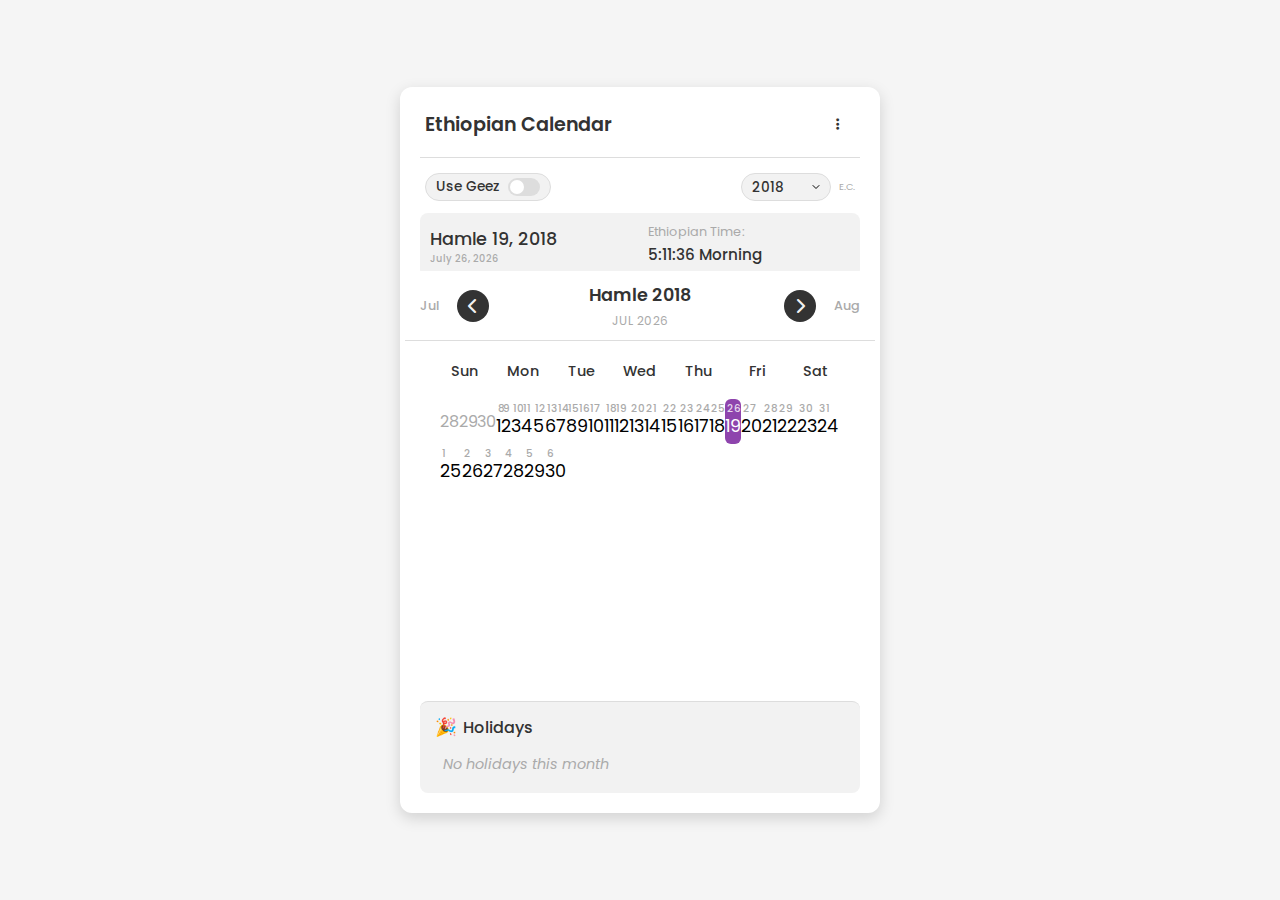
<file: index.html>
<!DOCTYPE html>
<html lang="en">

<head>
  <meta charset="UTF-8">
  <meta name="viewport" content="width=device-width, initial-scale=1.0">
  <title>Ethiopian Calendar</title>
  <link rel="stylesheet" href="style.css">
  <!-- Font Awesome CDN for icons -->
  <link rel="stylesheet" href="https://cdnjs.cloudflare.com/ajax/libs/font-awesome/6.2.0/css/all.min.css">
</head>

<body>
  <div class="wrapper">
    <!-- Fixed Header -->
    <div class="app-header">
      <h2>Ethiopian Calendar</h2>
      <div class="menu-container">
        <button class="menu-btn" id="menuBtn">
          <i class="fas fa-ellipsis-v"></i>
        </button>
        <div class="menu-dropdown hidden" id="menuDropdown">
          <a href="#" class="menu-item active" data-tab="calendar">
            <i class="fas fa-calendar-alt"></i>
            Calendar
          </a>
          <a href="#" class="menu-item" data-tab="converter">
            <i class="fas fa-exchange-alt"></i>
            Convert Date
          </a>
        </div>
      </div>
    </div>

    <!-- Scrollable Content Container -->
    <div class="content-container">
      <!-- Calendar View -->
      <div class="view active" id="calendar-view">
        <!-- Ethiopian Time Display -->
        <div class="controls-container">
          <div class="language-toggle">
            <label>Use Geez</label>
            <input type="checkbox" id="useGeez">
          </div>
          <div class="year-selector">
            <select id="yearSelect"></select>
          </div>
        </div>

        <div class="ethiopian-time">
          <span id="current-ethiopian-date"></span>
          <div class="time-container">
            <span id="time-label">Ethiopian Time</span>
            <span id="ethiopian-time-display"></span>
            <span id="time-period"></span>
          </div>
        </div>


        <header>
          <div class="month-navigation">
            <div class="prev-month">
              <span class="gregorian-label"></span>
              <span id="prev" class="nav-icon">
                <i class="fas fa-chevron-left"></i>
              </span>
            </div>
            <div class="current-month">
              <div class="ethiopian-month"></div>
              <div class="gregorian-month"></div>
            </div>
            <div class="next-month">
              <span id="next" class="nav-icon">
                <i class="fas fa-chevron-right"></i>
              </span>
              <span class="gregorian-label"></span>
            </div>
          </div>
        </header>

        <div class="calendar">
          <ul class="weeks">
            <li>Sun</li>
            <li>Mon</li>
            <li>Tue</li>
            <li>Wed</li>
            <li>Thu</li>
            <li>Fri</li>
            <li>Sat</li>
          </ul>
          <ul class="days"></ul>
        </div>

        <!-- Holidays Section with Gregorian Dates -->
        <div class="holidays-section">
          <h3>Holidays</h3>
          <ul class="holidays-list"></ul>
        </div>
      </div>

      <!-- Converter View -->
      <div class="view" id="converter-view">
        <div class="converter-container">
          <h3>Date Converter</h3>
          <div class="conversion-toggle">
            <button class="toggle-btn active" data-convert="toEthiopian">
              <i class="fas fa-arrow-right"></i>
              To Ethiopian
            </button>
            <button class="toggle-btn" data-convert="toGregorian">
              <i class="fas fa-arrow-left"></i>
              To Gregorian
            </button>
          </div>

          <!-- Input Section -->
          <div class="converter-section">
            <div class="section-header">
              <span class="section-number">1</span>
              <h4 id="fromLabel">Gregorian Date:</h4>
            </div>
            <div class="date-input-group">
              <input type="date" id="gregorianDateInput">
              <i class="fas fa-calendar-alt input-icon"></i>
            </div>
          </div>

          <!-- Result Section -->
          <div class="converter-section">
            <div class="section-header">
              <span class="section-number">2</span>
              <h4 id="resultLabel">Ethiopian Date:</h4>
            </div>
            <div class="result-display" id="conversionResult">
              Select a date to convert
            </div>
          </div>
        </div>
      </div>
    </div>
  </div>

  <script type="module" src="script.js"></script>
</body>

</html>
</file>
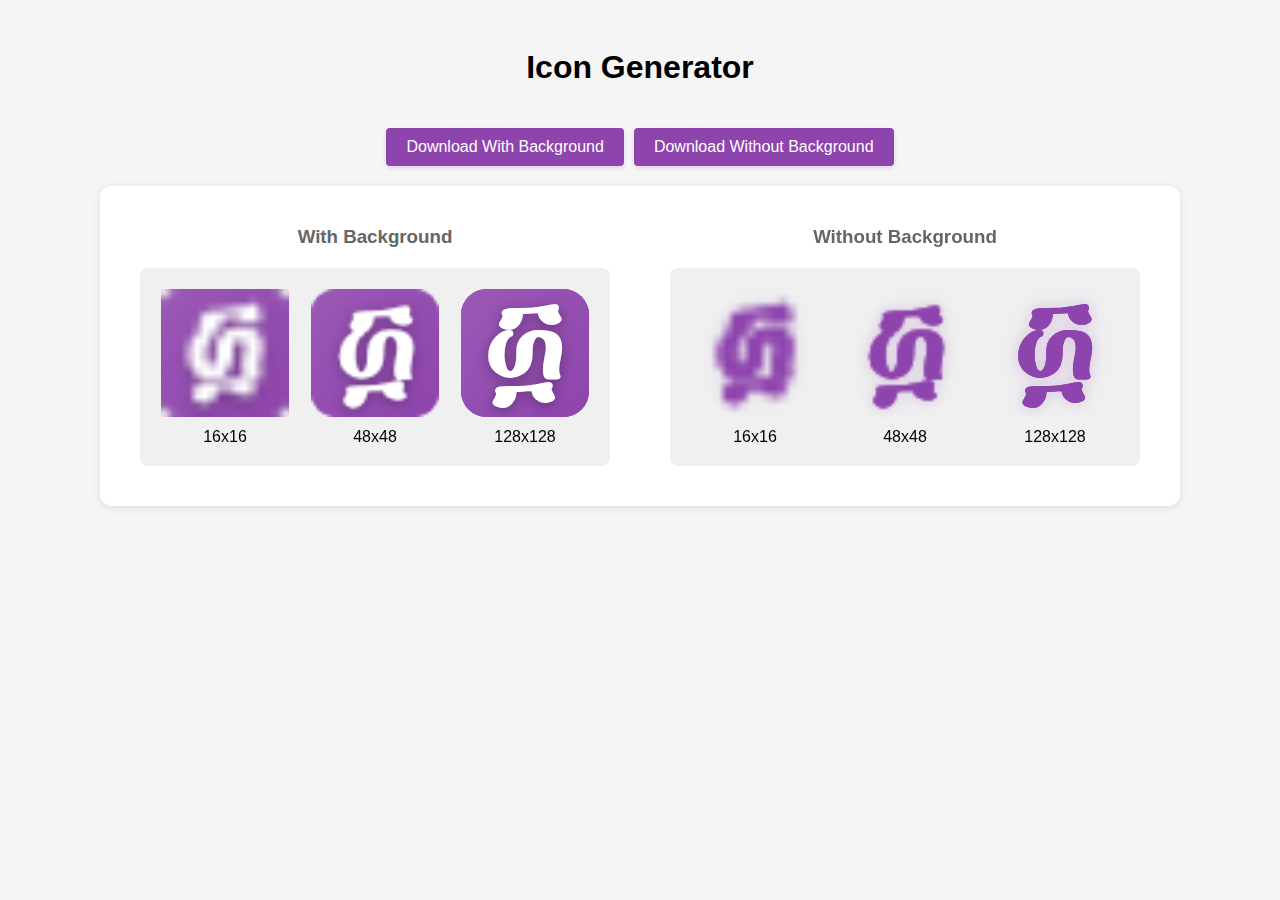
<file: generate-icon.html>
<!DOCTYPE html>
<html>
<head>
    <title>Generate Icons</title>
    <link href="https://fonts.googleapis.com/css2?family=Noto+Sans+Ethiopic:wght@600&display=swap" rel="stylesheet">
    <style>
        body {
            display: flex;
            flex-direction: column;
            align-items: center;
            gap: 20px;
            padding: 20px;
            font-family: sans-serif;
            background: #f5f5f5;
        }
        .preview {
            display: flex;
            gap: 20px;
            padding: 20px;
            background: white;
            border-radius: 12px;
            box-shadow: 0 2px 8px rgba(0,0,0,0.1);
        }
        .style-group {
            display: flex;
            flex-direction: column;
            align-items: center;
            gap: 20px;
            padding: 20px;
        }
        .style-group h3 {
            margin: 0;
            color: #666;
        }
        .icon-container {
            display: flex;
            flex-direction: column;
            align-items: center;
            gap: 10px;
        }
        .controls {
            display: flex;
            gap: 10px;
        }
        button {
            padding: 10px 20px;
            background: #8e44ad;
            color: white;
            border: none;
            border-radius: 4px;
            cursor: pointer;
            font-size: 16px;
            transition: all 0.3s ease;
            box-shadow: 0 2px 4px rgba(142, 68, 173, 0.2);
        }
        button:hover {
            background: #73368a;
            transform: translateY(-1px);
            box-shadow: 0 4px 8px rgba(142, 68, 173, 0.3);
        }
        .preview-bg {
            background: #f0f0f0;
            padding: 20px;
            border-radius: 8px;
        }
    </style>
</head>
<body>
    <h1>Icon Generator</h1>
    <div class="controls">
        <button onclick="downloadStyle('with-bg')">Download With Background</button>
        <button onclick="downloadStyle('no-bg')">Download Without Background</button>
    </div>
    <div class="preview">
        <div class="style-group">
            <h3>With Background</h3>
            <div class="preview-bg" id="with-bg"></div>
        </div>
        <div class="style-group">
            <h3>Without Background</h3>
            <div class="preview-bg" id="no-bg"></div>
        </div>
    </div>

    <script>
        const sizes = [16, 48, 128];

        // Create canvases for each style and size
        ['with-bg', 'no-bg'].forEach(style => {
            const container = document.getElementById(style);
            const previewDiv = document.createElement('div');
            previewDiv.style.display = 'flex';
            previewDiv.style.gap = '20px';
            
            sizes.forEach(size => {
                const iconContainer = document.createElement('div');
                iconContainer.className = 'icon-container';
                
                const canvas = document.createElement('canvas');
                canvas.width = size;
                canvas.height = size;
                canvas.id = `${style}-${size}`;
                canvas.style.border = '1px solid #eee';
                canvas.style.borderRadius = '4px';
                canvas.style.width = '128px';
                canvas.style.height = '128px';
                
                const label = document.createElement('div');
                label.textContent = `${size}x${size}`;
                
                iconContainer.appendChild(canvas);
                iconContainer.appendChild(label);
                previewDiv.appendChild(iconContainer);
                
                generateIcon(canvas, style === 'with-bg');
            });
            
            container.appendChild(previewDiv);
        });

        function generateIcon(canvas, withBackground) {
            const ctx = canvas.getContext('2d');
            const size = canvas.width;

            // Clear canvas
            ctx.clearRect(0, 0, size, size);

            if (withBackground) {
                // Create gradient background
                const gradient = ctx.createLinearGradient(0, 0, size, size);
                gradient.addColorStop(0, '#9b59b6');
                gradient.addColorStop(1, '#8e44ad');

                // Background with rounded corners
                ctx.fillStyle = gradient;
                ctx.beginPath();
                ctx.roundRect(0, 0, size, size, size * 0.2);
                ctx.fill();

                // Add subtle inner shadow
                ctx.save();
                ctx.clip();
                ctx.shadowColor = 'rgba(0, 0, 0, 0.2)';
                ctx.shadowBlur = size * 0.1;
                ctx.shadowOffsetY = size * 0.02;
                ctx.fillRect(0, 0, size, size);
                ctx.restore();
            }

            // Text settings
            ctx.fillStyle = withBackground ? 'white' : '#8e44ad';
            ctx.font = `bold ${size * 0.95}px "Noto Sans Ethiopic"`; // Increased font size to 95%
            ctx.textAlign = 'center';
            ctx.textBaseline = 'middle';
            
            // Adjust vertical position slightly
            const yOffset = size * 0.02; // Small adjustment for optical centering
            
            // Add shadow/glow effect
            ctx.shadowColor = withBackground ? 
                'rgba(0, 0, 0, 0.3)' : 
                'rgba(142, 68, 173, 0.2)';
            ctx.shadowBlur = size * 0.1;
            ctx.shadowOffsetY = withBackground ? size * 0.02 : 0;

            // Draw text
            ctx.fillText('፴', size / 2, size / 2 + yOffset);

            // Add extra glow for non-background version
            if (!withBackground) {
                ctx.shadowColor = 'rgba(142, 68, 173, 0.1)';
                ctx.shadowBlur = size * 0.2;
                ctx.fillText('፴', size / 2, size / 2 + yOffset);
            }
        }

        function downloadStyle(style) {
            sizes.forEach(size => {
                const canvas = document.getElementById(`${style}-${size}`);
                const link = document.createElement('a');
                link.download = `icon${size}.png`;
                link.href = canvas.toDataURL('image/png');
                link.click();
            });
        }
    </script>
</body>
</html>
</file>
<file: style.css>
/* Import Google Fonts */
@import url("https://fonts.googleapis.com/css2?family=Poppins:wght@400;500;600&display=swap");
@import url("https://fonts.googleapis.com/css2?family=Noto+Sans+Ethiopic:wght@400;500;600;700&display=swap");

:root {
  --primary-color: #8e44ad;
  --text-color: #333;
  --inactive-color: #aaa;
  --hover-bg: #f2f2f2;
  --border-color: #ddd;
  --shadow-color: rgba(0, 0, 0, 0.15);
  --wrapper-width: 450px;
  --wrapper-padding: 15px;
}

* {
  margin: 0;
  padding: 0;
  box-sizing: border-box;
  font-family: "Poppins", "Noto Sans Ethiopic", sans-serif;
}

body {
  display: flex;
  justify-content: center;
  align-items: center;
  min-height: 100vh;
  background: #f5f5f5;
  padding: 10px;
}

.wrapper {
  width: var(--wrapper-width);
  min-width: 380px;
  max-width: 500px;
  background: #fff;
  border-radius: 12px;
  padding: var(--wrapper-padding);
  box-shadow: 0 5px 15px var(--shadow-color);
  margin: 0 auto;
  box-sizing: border-box;
}

/* Controls container styling */
.controls-container {
  display: flex;
  justify-content: space-between;
  align-items: center;
  margin-bottom: 12px;
  padding: 0 5px;
}

/* Language toggle styling */
.language-toggle {
  display: flex;
  align-items: center;
  gap: 8px;
  background: var(--hover-bg);
  /* padding: 6px 12px; */
  padding: 4px 10px;
  height: 28px;
  border-radius: 20px;
  border: 1px solid var(--border-color);
  transition: all 0.2s ease;
}

.language-toggle:hover {
  border-color: var(--primary-color);
}

.language-toggle label {
  cursor: pointer;
  font-size: 0.85rem;
  color: var(--text-color);
  user-select: none;
  font-weight: 500;
}

.language-toggle input[type="checkbox"] {
  appearance: none;
  -webkit-appearance: none;
  width: 32px;
  height: 18px;
  background: var(--border-color);
  border-radius: 20px;
  position: relative;
  cursor: pointer;
  transition: all 0.3s ease;
}

.language-toggle input[type="checkbox"]::before {
  content: "";
  position: absolute;
  width: 14px;
  height: 14px;
  top: 2px;
  border-radius: 50%;
  left: 2px;
  background: white;
  transition: all 0.3s ease;
}

.language-toggle input[type="checkbox"]:checked {
  background: var(--primary-color);
}

.language-toggle input[type="checkbox"]:checked::before {
  left: 18px;
}

/* Year selector styling */
.year-selector {
  position: relative;
  display: flex;
  align-items: center;
  gap: 4px;
}

.year-selector::after {
  content: "E.C.";
  font-size: 0.6rem;
  color: var(--inactive-color);
  margin-left: 4px;
}

/* Year selector styling */
.year-selector select {
  padding: 4px 28px 4px 10px;
  /* Reduced vertical padding */
  border-radius: 16px;
  /* Slightly reduced for more compact look */
  border: 1px solid var(--border-color);
  background: var(--hover-bg);
  color: var(--text-color);
  font-size: 0.85rem;
  cursor: pointer;
  outline: none;
  min-width: 90px;
  font-weight: 500;
  transition: all 0.2s ease;
  -webkit-appearance: none;
  appearance: none;
  background-image: url("data:image/svg+xml;charset=UTF-8,%3csvg xmlns='http://www.w3.org/2000/svg' viewBox='0 0 24 24' fill='none' stroke='currentColor' stroke-width='2' stroke-linecap='round' stroke-linejoin='round'%3e%3cpolyline points='6 9 12 15 18 9'%3e%3c/polyline%3e%3c/svg%3e");
  background-repeat: no-repeat;
  background-position: right 8px center;
  background-size: 12px;
  /* Slightly smaller dropdown arrow */
  height: 28px;
  /* Fixed height for more compact look */
}

.year-selector select:hover {
  border-color: var(--primary-color);
}

.year-selector select:focus {
  border-color: var(--primary-color);
  box-shadow: 0 0 0 2px rgba(142, 68, 173, 0.1);
}

/* Dark mode adjustments */
@media (prefers-color-scheme: dark) {
  .language-toggle input[type="checkbox"] {
    background: #666;
  }

  .language-toggle input[type="checkbox"]::before {
    background: #242424;
  }

  .year-selector select {
    background-color: #333;
  }

  .language-toggle,
  .year-selector select {
    border-color: #404040;
  }
}

/* Month Navigation Header */
header {
  top: 60px; /* Position below the app header */
  z-index: 99;
  background: white;
  padding: 15px 10px;
  margin: -15px -15px 15px -15px;
  border-bottom: 1px solid var(--border-color);
  height: 70px; /* Fixed height */
  display: flex;
  align-items: center;
}

.month-navigation {
  display: flex;
  justify-content: space-between;
  align-items: center;
  width: 100%;
  padding: 0 5px;
}

.prev-month,
.next-month {
  display: flex;
  align-items: center;
  gap: 8px;
  flex: 1;
  color: var(--inactive-color);
  font-weight: 500;
  min-width: 100px; /* Ensure consistent width */
}

.prev-month {
  justify-content: flex-start;
}

.next-month {
  justify-content: flex-end;
}

.current-month {
  flex: 2;
  text-align: center;
  padding: 0 10px;
}

.ethiopian-month {
  font-size: 1.1rem;
  font-weight: 600;
  color: var(--text-color);
  margin-bottom: 4px;
}

.gregorian-month {
  font-size: 0.85rem;
  color: var(--inactive-color);
}

.nav-icon {
  width: 32px;
  height: 32px;
  display: flex;
  align-items: center;
  justify-content: center;
  border-radius: 50%;
  cursor: pointer;
  transition: all 0.2s ease;
}

.nav-icon:hover {
  background: var(--hover-bg);
  color: var(--primary-color);
}

.gregorian-label {
  font-size: 0.8rem;
  color: var(--inactive-color);
  white-space: nowrap;
}

/* Dark mode support */
@media (prefers-color-scheme: dark) {
  header {
    background: #242424;
    border-bottom-color: #404040;
  }
  
  .ethiopian-month {
    color: #e0e0e0;
  }
  
  .nav-icon:hover {
    background: rgba(255, 255, 255, 0.1);
  }
}

/* Responsive adjustments */
@media (max-width: 480px) {
  header {
    top: 50px; /* Adjust for smaller app header on mobile */
    height: 65px;
    padding: 12px 8px;
  }

  .prev-month,
  .next-month {
    min-width: 80px;
  }

  .ethiopian-month {
    font-size: 1rem;
  }

  .gregorian-month {
    font-size: 0.8rem;
  }

  .gregorian-label {
    font-size: 0.75rem;
  }
}

.date-wrapper {
  display: flex;
  flex-direction: column;
  align-items: center;
  gap: 3px;
}

.ethiopian-full-date {
  font-size: 1.35rem;
  font-weight: 600;
  color: var(--text-color);
  letter-spacing: 0.2px;
}

.gregorian-full-date {
  font-size: 0.75rem;
  color: var(--inactive-color);
  text-transform: uppercase;
  letter-spacing: 0.5px;
}

.nav-icon {
  display: flex;
  margin-left: 10px;
  margin-right: 10px;
  align-items: center;
  justify-content: center;
  height: 32px;
  width: 32px;
  cursor: pointer;
  border-radius: 50%;
  transition: all 0.2s ease;
  background: var(--text-color);
  color: var(--hover-bg);
}

.nav-icon:hover {
  background: var(--primary-color);
  color: white;
}

.nav-icon.disabled {
  opacity: 0.5;
  cursor: not-allowed;
  background: var(--inactive-color);
}

/* Update calendar day styles for better hierarchy */
.calendar .days li {
  position: relative;
  height: 42px;
  display: flex;
  align-items: center;
  justify-content: center;
}

.calendar .days li .gregorian-date {
  position: absolute;
  top: 2px;
  left: 3px;
  font-size: 0.6rem;
  color: var(--inactive-color);
  font-weight: 500;
}

/* Update icon styles to be inline */
.material-symbols-rounded {
  display: flex;
  align-items: center;
  justify-content: center;
  height: 35px;
  width: 35px;
  cursor: pointer;
  border-radius: 50%;
  transition: background 0.2s ease;
}

.material-symbols-rounded:hover {
  background: var(--hover-bg);
}

.material-symbols-rounded.disabled {
  opacity: 0.5;
  cursor: not-allowed;
}

.current-date {
  font-size: 1.45rem;
  font-weight: 500;
  color: var(--text-color);
}

header .icons {
  display: flex;
  gap: 12px;
}

header .icons span {
  height: 40px;
  width: 40px;
  cursor: pointer;
  color: var(--text-color);
  text-align: center;
  line-height: 40px;
  font-size: 1.6rem;
  user-select: none;
  border-radius: 50%;
  transition: background 0.2s ease;
}

header .icons span:hover {
  background: var(--hover-bg);
}

.calendar {
  padding: 0 10px;
  display: flex;
  flex-direction: column;
  min-height: 320px;
  position: relative;
}

.calendar ul {
  display: flex;
  list-style: none;
  flex-wrap: wrap;
  text-align: center;
  justify-content: space-between;
  width: 100%;
}

.calendar .weeks {
  margin-bottom: 12px;
  width: 100%;
  display: flex;
  justify-content: space-between;
  padding: 0;
  position: relative;
}

.calendar .weeks li {
  font-weight: 500;
  font-size: 0.9rem;
  color: var(--text-color);
  width: calc(100% / 7);
  padding: 5px 1px;
  margin: 0;
  text-align: center;
  white-space: nowrap;
  overflow: hidden;
  text-overflow: ellipsis;
}

.calendar .days {
  margin-bottom: 10px;
  width: 100%;
  display: flex;
  flex-wrap: wrap;
  justify-content: flex-start;
  padding: 0 5px;
  position: relative;
  top: 0;
}

.calendar .days li .gregorian-date {
  position: absolute;
  top: 2px;
  left: 2px;
  font-size: 0.65rem;
  color: var(--inactive-color);
}

.calendar .days li .ethiopian-date {
  font-size: 1.1rem;
  margin-top: 8px;
}

.calendar .days li:hover {
  background: var(--hover-bg);
}

.calendar .days li.inactive {
  color: var(--inactive-color);
}

.calendar .days li.active {
  background: var(--primary-color);
  color: white;
  border-radius: 6px;
}

.calendar .days li.active .gregorian-date {
  color: rgba(255, 255, 255, 0.8);
}

/* Holiday styles */
.calendar .days li.holiday {
  position: relative;
  color: #d35400;
  font-weight: 500;
}

.calendar .days li.holiday::after {
  content: "";
  position: absolute;
  top: 2px;
  right: 2px;
  width: 4px;
  height: 4px;
  background-color: #d35400;
  border-radius: 50%;
}

/* Holiday tooltip */
.calendar .days li.holiday:hover::before {
  content: attr(data-holiday);
  position: absolute;
  bottom: calc(100% + 5px);
  left: 50%;
  transform: translateX(-50%);
  padding: 6px 12px;
  background: rgba(0, 0, 0, 0.85);
  color: #fff;
  border-radius: 6px;
  font-size: 0.85rem;
  white-space: nowrap;
  z-index: 1;
  pointer-events: none;
  box-shadow: 0 2px 8px rgba(0, 0, 0, 0.15);
}

/* Ethiopic specific styles */
.ethiopic-text,
[data-geez="true"] {
  font-family: "Noto Sans Ethiopic", sans-serif;
}

.calendar .weeks li[data-geez="true"] {
  font-size: 0.8rem;
  font-family: "Noto Sans Ethiopic", sans-serif;
  letter-spacing: 0;
  padding: 5px 1px;
  width: calc(100% / 7);
  white-space: nowrap;
  overflow: hidden;
  text-overflow: ellipsis;
  margin: 0;
}

.calendar .days li[data-geez="true"] {
  font-size: 1.2rem;
  width: calc((100% / 7) - 10px);
  padding: 0 4px;
  letter-spacing: 0.5px;
  margin: 2px 5px;
}

/* Holidays section */
.holidays-section {
  margin-top: 5px;
  padding: 12px 15px;
  border-top: 1.5px solid var(--border-color);
  background: var(--hover-bg);
  border-radius: 8px;
}

.holidays-section h3 {
  color: var(--text-color);
  font-size: 1rem;
  margin-bottom: 8px;
  font-weight: 500;
  display: flex;
  align-items: center;
  gap: 6px;
}

.holidays-section h3::before {
  content: "🎉";
  font-size: 1.1rem;
}

.holidays-list {
  list-style: none;
  display: flex;
  flex-direction: column;
  gap: 6px;
}

.holiday-item {
  display: flex;
  align-items: center;
  gap: 12px;
  padding: 6px 8px;
  border-radius: 6px;
  transition: background 0.2s ease;
}

.holiday-item:hover {
  background: rgba(0, 0, 0, 0.05);
}

.holiday-date {
  color: #d35400;
  font-weight: 500;
  min-width: 24px;
  text-align: center;
}

.holiday-name {
  color: var(--text-color);
  font-size: 0.95rem;
}

.no-holidays {
  color: var(--inactive-color);
  font-size: 0.9rem;
  font-style: italic;
  padding: 6px 8px;
}

/* Responsive adjustments */
@media screen and (min-width: 481px) {
  :root {
    --wrapper-width: 480px;
    --wrapper-padding: 20px;
  }

  .calendar {
    min-height: 340px;
  }

  .calendar .days li {
    height: 45px;
  }

  header .current-date {
    font-size: 1.5rem;
  }

  .calendar {
    padding: 0 15px;
  }

  .calendar .weeks li[data-geez="true"] {
    font-size: 0.95rem;
    width: calc((100% / 7) - 12px);
    letter-spacing: 0.4px;
  }
}

@media screen and (max-width: 480px) {
  :root {
    --wrapper-width: 95%;
    --wrapper-padding: 15px;
  }

  .wrapper {
    min-width: 360px;
    margin: 10px auto;
  }

  .calendar {
    min-height: 300px;
  }

  .calendar .days li {
    height: 40px;
    font-size: 1rem;
    width: calc((100% / 7) - 8px);
    margin: 2px 4px;
  }

  header .current-date {
    font-size: 1.3rem;
  }

  .language-toggle label {
    font-size: 0.9rem;
  }

  .calendar {
    padding: 0 5px;
  }

  .calendar .days li[data-geez="true"] {
    font-size: 1.1rem;
  }

  .calendar .weeks li[data-geez="true"] {
    font-size: 0.88rem;
    padding: 5px 1px;
    width: calc((100% / 7) - 8px);
    letter-spacing: 0.2px;
  }

  .calendar .weeks li {
    width: calc((100% / 7) - 8px);
    margin: 0 4px;
  }
}

/* Dark mode support */
@media (prefers-color-scheme: dark) {
  body {
    background: #1a1a1a;
  }

  .wrapper {
    background: #242424;
  }

  :root {
    --text-color: #e0e0e0;
    --inactive-color: #666;
    --hover-bg: #333;
    --border-color: #404040;
    --shadow-color: rgba(0, 0, 0, 0.3);
  }

  .calendar .days li {
    color: #e0e0e0;
  }

  .calendar .days li.inactive {
    color: #666;
  }

  .calendar .days li.holiday {
    color: #e67e22;
  }

  .calendar .days li.holiday::after {
    background-color: #e67e22;
  }

  .calendar .days li.holiday:hover::before {
    background: rgba(255, 255, 255, 0.9);
    color: #333;
  }

  .holidays-section {
    background: var(--hover-bg);
  }

  .holiday-item:hover {
    background: rgba(255, 255, 255, 0.05);
  }

  .holiday-date {
    color: #e67e22;
  }

  .holidays-title {
    color: #e0e0e0;
  }

  .calendar .weeks li {
    color: #e0e0e0;
  }

  .language-toggle label {
    color: #e0e0e0;
  }

  .year-selector select {
    background: #333;
    color: #e0e0e0;
    border-color: #404040;
  }
}

/* Update Ethiopian Time Display styles */
/* Update Ethiopian Time Display styles */
.ethiopian-time {
  margin: 8px 0;
  padding: 10px;
  background: var(--hover-bg);
  border-radius: 8px;
  display: flex;
  justify-content: space-between;
}

/* Left side - Date container */
#current-ethiopian-date {
  width: 48%;
  font-size: 1.1rem;
  font-weight: 600;
  color: var(--text-color);
  display: flex;
  flex-direction: column;
  justify-content: center;
}

/* Right side - Time container */
.time-container {
  width: 48%;
  display: flex;
  flex-direction: column;
  align-items: flex-start;
  /* Changed from flex-end to flex-start */
}

#time-label {
  color: var(--inactive-color);
  font-size: 0.8rem;
  margin-bottom: 2px;
}

#ethiopian-time-display {
  font-weight: 500;
  color: var(--text-color);
  font-size: 0.95rem;
}

#time-period {
  font-size: 0.8rem;
  color: var(--inactive-color);
  margin-top: 2px;
}

/* Remove these media queries if they exist */
@media screen and (max-width: 480px) {
  .current-date-time {
    flex-direction: row;
    /* Keep it as row even on mobile */
    gap: 8px;
    align-items: center;
  }

  .time-container {
    text-align: right;
  }
}

.icons span.disabled {
  opacity: 0.5;
  cursor: not-allowed;
}

/* Add these new styles */
.date-container {
  display: flex;
  flex-direction: column;
  align-items: center;
  gap: 5px;
}

.gregorian-date {
  font-size: 0.85rem;
  color: var(--inactive-color);
  text-align: center;
}

.current-date {
  font-size: 1.45rem;
  font-weight: 500;
  color: var(--text-color);
  text-align: center;
}

/* Holiday item with Gregorian date */
.holiday-item {
  display: flex;
  align-items: center;
  gap: 12px;
  padding: 6px 8px;
  border-radius: 6px;
  transition: background 0.2s ease;
}

.holiday-info {
  flex-grow: 1;
  display: flex;
  flex-direction: column;
}

.holiday-name {
  color: var(--text-color);
  font-size: 0.95rem;
}

.holiday-gregorian {
  font-size: 0.75rem;
  color: var(--inactive-color);
  margin-top: 2px;
}

/* Calendar day with Gregorian date */
.calendar .days li {
  position: relative;
}

.calendar .days li .gregorian-day {
  position: absolute;
  top: 2px;
  right: 2px;
  font-size: 0.65rem;
  color: var(--inactive-color);
}

/* Add these styles */
.current-date-time {
  display: flex;
  justify-content: space-between;
  align-items: center;
  gap: 10px;
}

#current-ethiopian-date {
  color: var(--text-color);
  font-weight: 500;
}

.gregorian-month {
  font-size: 0.75rem;
  color: var(--inactive-color);
  text-transform: uppercase;
  letter-spacing: 0.5px;
}

@media screen and (max-width: 480px) {
  .calendar .weeks li[data-geez="true"] {
    font-size: 0.75rem;
    padding: 5px 0;
    width: calc(100% / 7);
  }

  .calendar .weeks li {
    width: calc(100% / 7);
    margin: 0;
    padding: 5px 0;
  }
}

/* Remove the old tab-navigation styles and add these new styles */

.app-header {
  display: flex;
  justify-content: space-between;
  align-items: center;
  padding: 0 5px 15px;
  margin-bottom: 15px;
  border-bottom: 1px solid var(--border-color);
}

.app-header h2 {
  font-size: 1.2rem;
  font-weight: 600;
  color: var(--text-color);
}

.menu-container {
  position: relative;
}

.menu-btn {
  background: transparent;
  border: none;
  padding: 8px;
  cursor: pointer;
  color: var(--text-color);
  border-radius: 50%;
  width: 35px;
  height: 35px;
  display: flex;
  align-items: center;
  justify-content: center;
  transition: background-color 0.2s ease;
}

.menu-btn:hover {
  background-color: var(--hover-bg);
}

.menu-dropdown {
  display: none;
}

.menu-dropdown.active {
  display: block;
}

.menu-item {
  display: flex;
  align-items: center;
  gap: 12px;
  padding: 12px 16px;
  color: var(--text-color);
  text-decoration: none;
  border-radius: 8px;
  transition: all 0.2s ease;
}

.menu-item i {
  font-size: 1rem;
  width: 20px;
}

.menu-item:hover {
  background: var(--hover-bg);
}

.menu-item.active {
  color: var(--primary-color);
  background: rgba(142, 68, 173, 0.1);
}

/* Dark mode support */
@media (prefers-color-scheme: dark) {
  .menu-dropdown {
    background: #242424;
    border: 1px solid var(--border-color);
  }
}

/* Converter Styles */
.converter-container {
  padding: 20px;
  background: transparent;
  border-radius: 12px;
}

.converter-container h3 {
  margin-bottom: 25px;
  color: var(--text-color);
  font-size: 1.1rem;
  font-weight: 600;
  text-align: center;
  letter-spacing: 0.3px;
}

/* Conversion Type Toggle */
.conversion-toggle {
  display: flex;
  gap: 8px;
  background: var(--hover-bg);
  padding: 4px;
  border-radius: 10px;
  margin-bottom: 25px;
}

.toggle-btn {
  flex: 1;
  display: flex;
  align-items: center;
  justify-content: center;
  gap: 8px;
  padding: 12px;
  border: none;
  background: transparent;
  color: var(--text-color);
  border-radius: 8px;
  cursor: pointer;
  font-size: 0.9rem;
  font-weight: 500;
  transition: all 0.2s ease;
}

.toggle-btn i {
  font-size: 0.9rem;
}

.toggle-btn.active {
  background: var(--primary-color);
  color: white;
  box-shadow: 0 2px 8px rgba(142, 68, 173, 0.25);
}

.toggle-btn:hover:not(.active) {
  background: rgba(142, 68, 173, 0.1);
}

/* Converter Sections */
.converter-section {
  background: var(--hover-bg);
  padding: 20px;
  border-radius: 12px;
  margin-bottom: 15px;
}

.section-header {
  display: flex;
  align-items: center;
  gap: 12px;
  margin-bottom: 15px;
}

.section-number {
  display: flex;
  align-items: center;
  justify-content: center;
  width: 24px;
  height: 24px;
  background: var(--primary-color);
  color: white;
  border-radius: 50%;
  font-size: 0.8rem;
  font-weight: 600;
}

.section-header h4 {
  color: var(--text-color);
  font-size: 0.95rem;
  font-weight: 500;
}

/* Date Input Styling */
.date-input-group {
  position: relative;
}

.date-input-group input[type="date"] {
  width: 100%;
  padding: 14px 40px 14px 15px;
  border: 1px solid var(--border-color);
  border-radius: 10px;
  background: white;
  color: var(--text-color);
  font-size: 0.95rem;
  transition: all 0.2s ease;
  cursor: pointer;
}

.date-input-group input[type="date"]:focus {
  border-color: var(--primary-color);
  box-shadow: 0 0 0 3px rgba(142, 68, 173, 0.1);
  outline: none;
}

.input-icon {
  position: absolute;
  right: 15px;
  top: 50%;
  transform: translateY(-50%);
  color: var(--primary-color);
  pointer-events: none;
}

/* Result Display */
.result-display {
  padding: 20px;
  background: white;
  border-radius: 10px;
  border: 1px solid var(--border-color);
  min-height: 60px;
  display: flex;
  align-items: center;
  color: var(--text-color);
  font-size: 1.1rem;
  font-weight: 500;
}

/* Dark mode adjustments */
@media (prefers-color-scheme: dark) {
  .converter-section {
    background: rgba(255, 255, 255, 0.05);
  }
  
  .date-input-group input[type="date"],
  .result-display {
    background: #333;
    color: #e0e0e0;
    border-color: #404040;
  }

  .toggle-btn:hover:not(.active) {
    background: rgba(255, 255, 255, 0.1);
  }

  .date-input-group input[type="date"]:focus {
    box-shadow: 0 0 0 3px rgba(142, 68, 173, 0.2);
  }
}

/* View handling */
.view {
  display: none; /* Hide all views by default */
  width: 100%;
}

.view.active {
  display: block; /* Show only active view */
}
</file>
